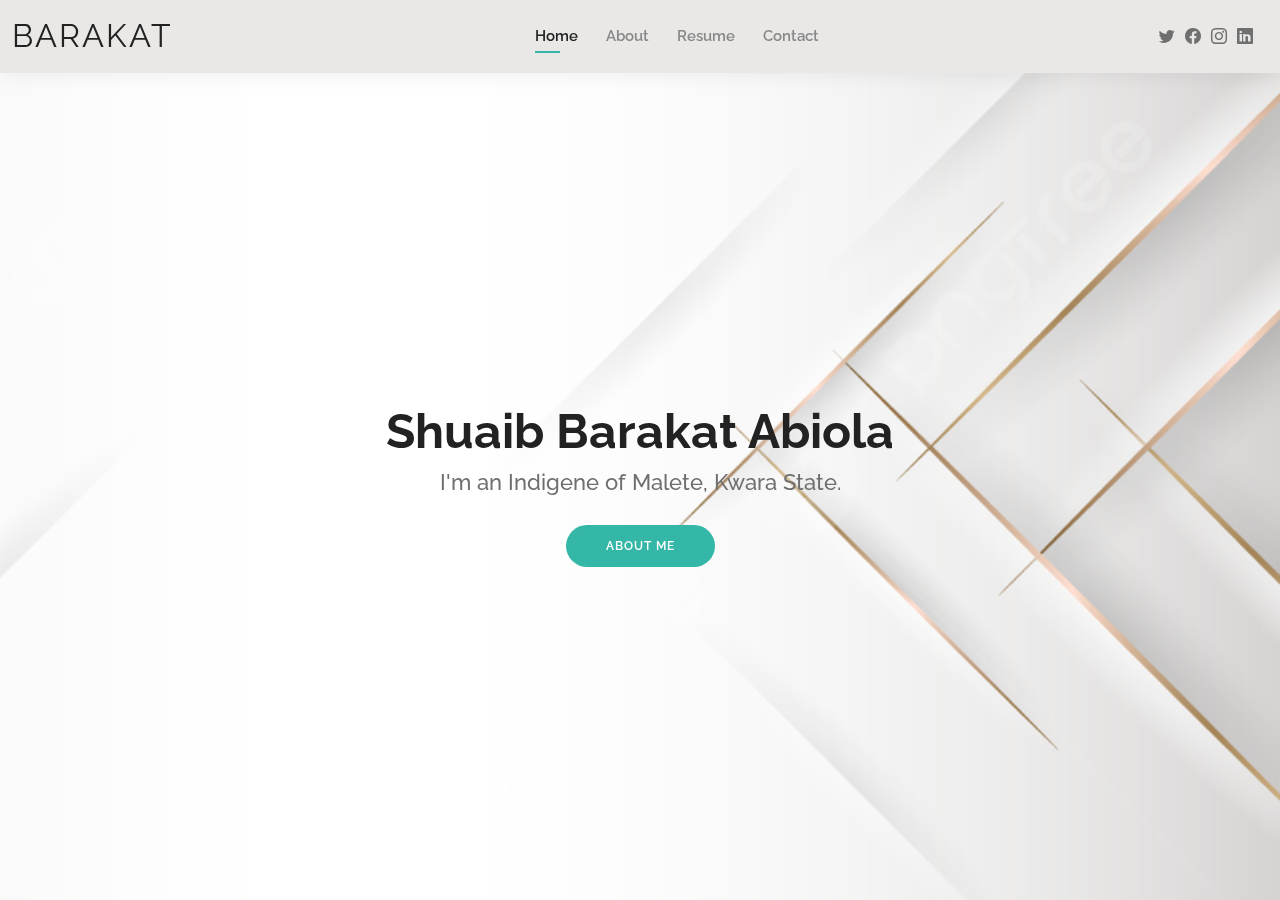
<file: index.html>
<!DOCTYPE html>
<html lang="en">

<head>
  <meta charset="utf-8">
  <meta content="width=device-width, initial-scale=1.0" name="viewport">

  <title>Shuaib Barakat </title>
  <meta content="" name="description">
  <meta content="" name="keywords">

  <!-- Favicons -->
  <link href="assets/img/favicon.png" rel="icon">
  <link href="assets/img/apple-touch-icon.png" rel="apple-touch-icon">

  <!-- Google Fonts -->
  <link href="https://fonts.googleapis.com/css?family=Open+Sans:300,300i,400,400i,600,600i,700,700i|Raleway:300,300i,400,400i,500,500i,600,600i,700,700i|Poppins:300,300i,400,400i,500,500i,600,600i,700,700i" rel="stylesheet">

  <!-- Vendor CSS Files -->
  <link href="assets/vendor/aos/aos.css" rel="stylesheet">
  <link href="assets/vendor/bootstrap/css/bootstrap.min.css" rel="stylesheet">
  <link href="assets/vendor/bootstrap-icons/bootstrap-icons.css" rel="stylesheet">
  <link href="assets/vendor/boxicons/css/boxicons.min.css" rel="stylesheet">
  <link href="assets/vendor/glightbox/css/glightbox.min.css" rel="stylesheet">
  <link href="assets/vendor/swiper/swiper-bundle.min.css" rel="stylesheet">

  <!-- Template Main CSS File -->
  <link href="assets/css/style.css" rel="stylesheet">
</head>

<body>

  <!-- ======= Header ======= -->
  <header id="header" class="fixed-top">
    <div class="container-fluid d-flex justify-content-between align-items-center">

      <h1 class="logo me-auto me-lg-0"><a href="index.html">Barakat</a></h1>
      <!-- Uncomment below if you prefer to use an image logo -->
      <!-- <a href="index.html" class="logo"><img src="assets/img/logo.png" alt="" class="img-fluid"></a>-->

      <nav id="navbar" class="navbar order-last order-lg-0">
        <ul>
          <li><a class="active" href="index.html">Home</a></li>
          <li><a href="about.html">About</a></li>
          <li><a href="resume.html">Resume</a></li>
          <!-- <li><a href="services.html">Services</a></li>
          <li><a href="portfolio.html">Portfolio</a></li> -->
          <li><a href="contact.html">Contact</a></li>
        </ul>
        <i class="bi bi-list mobile-nav-toggle"></i>
      </nav><!-- .navbar -->

      <div class="header-social-links">
        <a href="#" class="twitter"><i class="bi bi-twitter"></i></a>
        <a href="#" class="facebook"><i class="bi bi-facebook"></i></a>
        <a href="#" class="instagram"><i class="bi bi-instagram"></i></a>
        <a href="#" class="linkedin"><i class="bi bi-linkedin"></i></i></a>
      </div>

    </div>

  </header><!-- End Header -->

  <!-- ======= Hero Section ======= -->
  <section id="hero" class="d-flex align-items-center">
    <div class="container d-flex flex-column align-items-center" data-aos="zoom-in" data-aos-delay="100">
      <h1>Shuaib Barakat Abiola</h1>
      <h2>I'm an Indigene of Malete, Kwara State.</h2>
      <a href="about.html" class="btn-about">About Me</a>
    </div>
  </section><!-- End Hero -->



  <div id="preloader"></div>
  <a href="#" class="back-to-top d-flex align-items-center justify-content-center"><i class="bi bi-arrow-up-short"></i></a>

  <!-- Vendor JS Files -->
  <script src="assets/vendor/purecounter/purecounter_vanilla.js"></script>
  <script src="assets/vendor/aos/aos.js"></script>
  <script src="assets/vendor/bootstrap/js/bootstrap.bundle.min.js"></script>
  <script src="assets/vendor/glightbox/js/glightbox.min.js"></script>
  <script src="assets/vendor/isotope-layout/isotope.pkgd.min.js"></script>
  <script src="assets/vendor/swiper/swiper-bundle.min.js"></script>
  <script src="assets/vendor/waypoints/noframework.waypoints.js"></script>
  <script src="assets/vendor/php-email-form/validate.js"></script>

  <!-- Template Main JS File -->
  <script src="assets/js/main.js"></script>

</body>

</html>
</file>
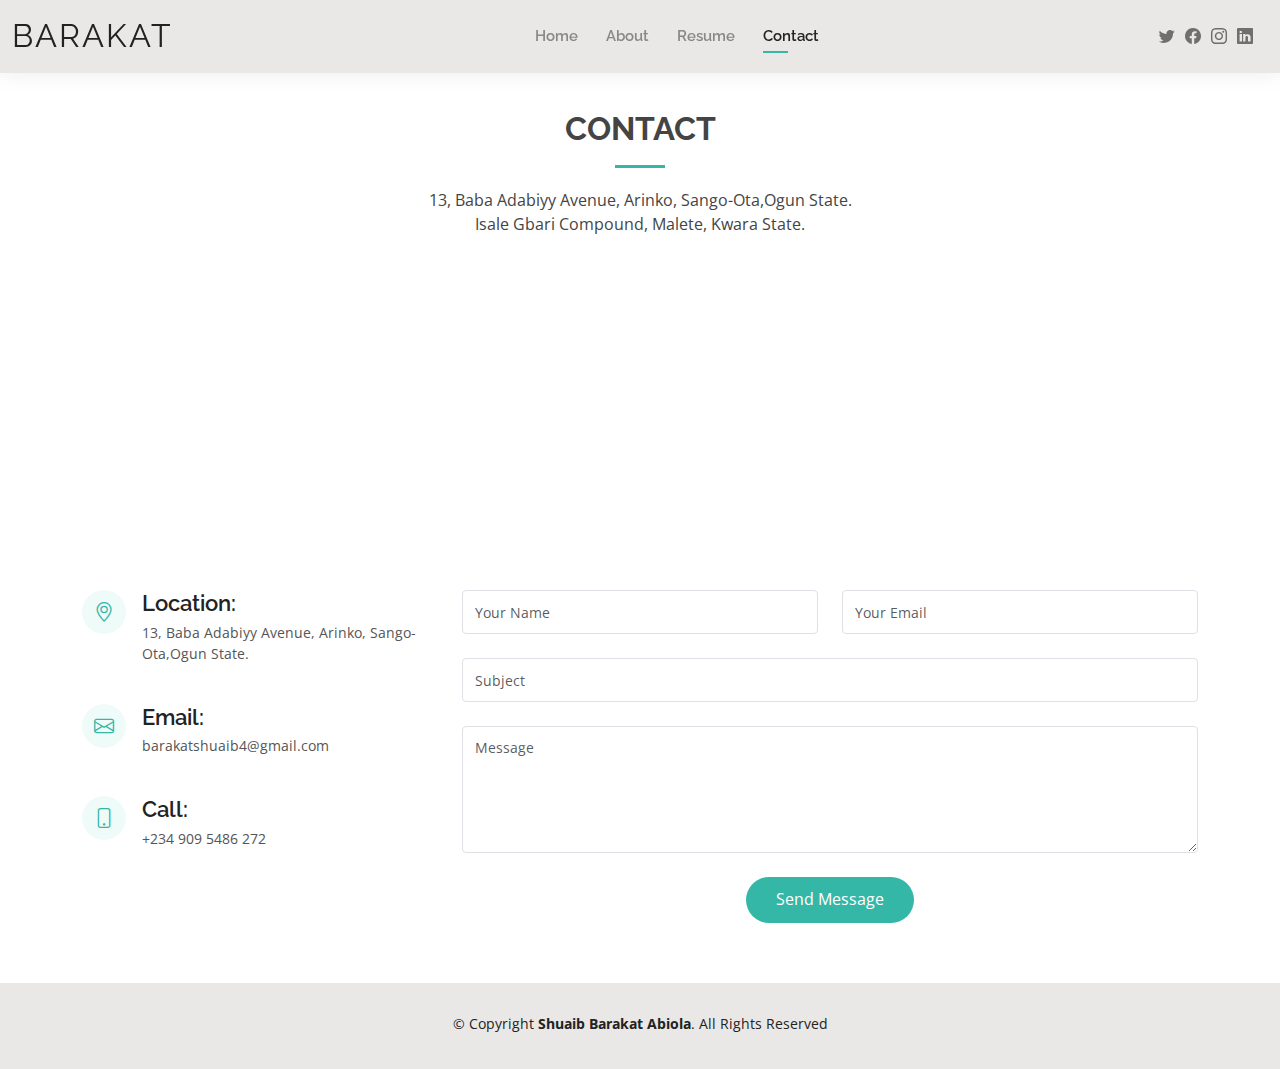
<file: contact.html>
<!DOCTYPE html>
<html lang="en">

<head>
  <meta charset="utf-8">
  <meta content="width=device-width, initial-scale=1.0" name="viewport">

  <title>Contact - Barakat Bootstrap Template</title>
  <meta content="" name="description">
  <meta content="" name="keywords">

  <!-- Favicons -->
  <link href="assets/img/favicon.png" rel="icon">
  <link href="assets/img/apple-touch-icon.png" rel="apple-touch-icon">

  <!-- Google Fonts -->
  <link href="https://fonts.googleapis.com/css?family=Open+Sans:300,300i,400,400i,600,600i,700,700i|Raleway:300,300i,400,400i,500,500i,600,600i,700,700i|Poppins:300,300i,400,400i,500,500i,600,600i,700,700i" rel="stylesheet">

  <!-- Vendor CSS Files -->
  <link href="assets/vendor/aos/aos.css" rel="stylesheet">
  <link href="assets/vendor/bootstrap/css/bootstrap.min.css" rel="stylesheet">
  <link href="assets/vendor/bootstrap-icons/bootstrap-icons.css" rel="stylesheet">
  <link href="assets/vendor/boxicons/css/boxicons.min.css" rel="stylesheet">
  <link href="assets/vendor/glightbox/css/glightbox.min.css" rel="stylesheet">
  <link href="assets/vendor/swiper/swiper-bundle.min.css" rel="stylesheet">

  <!-- Template Main CSS File -->
  <link href="assets/css/style.css" rel="stylesheet">


</head>

<body>

  <!-- ======= Header ======= -->
  <header id="header" class="fixed-top">
    <div class="container-fluid d-flex justify-content-between align-items-center">

      <h1 class="logo me-auto me-lg-0"><a href="index.html">Barakat</a></h1>
      <!-- Uncomment below if you prefer to use an image logo -->
      <!-- <a href="index.html" class="logo"><img src="assets/img/logo.png" alt="" class="img-fluid"></a>-->

      <nav id="navbar" class="navbar order-last order-lg-0">
        <ul>
          <li><a href="index.html">Home</a></li>
          <li><a href="about.html">About</a></li>
          <li><a href="resume.html">Resume</a></li>
          <!-- <li><a href="services.html">Services</a></li>
          <li><a href="portfolio.html">Portfolio</a></li> -->
          <li><a class="active" href="contact.html">Contact</a></li>
        </ul>
        <i class="bi bi-list mobile-nav-toggle"></i>
      </nav><!-- .navbar -->

      <div class="header-social-links">
        <a href="#" class="twitter"><i class="bi bi-twitter"></i></a>
        <a href="#" class="facebook"><i class="bi bi-facebook"></i></a>
        <a href="#" class="instagram"><i class="bi bi-instagram"></i></a>
        <a href="#" class="linkedin"><i class="bi bi-linkedin"></i></i></a>
      </div>

    </div>

  </header><!-- End Header -->

  <main id="main">

    <!-- ======= Contact Section ======= -->
    <section id="contact" class="contact">
      <div class="container" data-aos="fade-up">

        <div class="section-title">
          <h2>Contact</h2>
          <p>13, Baba Adabiyy Avenue, Arinko, Sango-Ota,Ogun State.</p>
          <p>Isale Gbari Compound, Malete, Kwara State.</p>
        </div>

        <div>
          <!-- <iframe style="border:0; width: 100%; height: 270px;" src="https://www.google.com/maps/embed?pb=!1m14!1m8!1m3!1d12097.433213460943!2d-74.0062269!3d40.7101282!3m2!1i1024!2i768!4f13.1!3m3!1m2!1s0x0%3A0xb89d1fe6bc499443!2sDowntown+Conference+Center!5e0!3m2!1smk!2sbg!4v1539943755621" frameborder="0" allowfullscreen></iframe> -->

          <iframe width="100%" height="270" frameborder="0" scrolling="no" marginheight="0" marginwidth="0" src="https://maps.google.com/maps?width=100%25&amp;height=600&amp;hl=en&amp;q=%20Arinko,%20Sango-Ota,Ogun%20State.+(My%20Business%20Name)&amp;t=&amp;z=14&amp;ie=UTF8&amp;iwloc=B&amp;output=embed"><a href="https://www.gps.ie/">gps trackers</a></iframe>
        </div>

        <div class="row mt-5">

          <div class="col-lg-4">
            <div class="info">
              <div class="address">
                <i class="bi bi-geo-alt"></i>
                <h4>Location:</h4>
                <p>13, Baba Adabiyy Avenue, Arinko, Sango-Ota,Ogun State.</p>
              </div>

              <div class="email">
                <i class="bi bi-envelope"></i>
                <h4>Email:</h4>
                <p>barakatshuaib4@gmail.com</p>
              </div>

              <div class="phone">
                <i class="bi bi-phone"></i>
                <h4>Call:</h4>
                <p>+234 909 5486 272</p>
              </div>

            </div>

          </div>

          <div class="col-lg-8 mt-5 mt-lg-0">

            <form action="forms/contact.php" method="post" role="form" class="php-email-form">
              <div class="row">
                <div class="col-md-6 form-group">
                  <input type="text" name="name" class="form-control" id="name" placeholder="Your Name" required>
                </div>
                <div class="col-md-6 form-group mt-3 mt-md-0">
                  <input type="email" class="form-control" name="email" id="email" placeholder="Your Email" required>
                </div>
              </div>
              <div class="form-group mt-3">
                <input type="text" class="form-control" name="subject" id="subject" placeholder="Subject" required>
              </div>
              <div class="form-group mt-3">
                <textarea class="form-control" name="message" rows="5" placeholder="Message" required></textarea>
              </div>
              <div class="my-3">
                <div class="loading">Loading</div>
                <div class="error-message"></div>
                <div class="sent-message">Your message has been sent. Thank you!</div>
              </div>
              <div class="text-center"><button type="submit">Send Message</button></div>
            </form>

          </div>

        </div>

      </div>
    </section><!-- End Contact Section -->

  </main><!-- End #main -->

  <!-- ======= Footer ======= -->
  <footer id="footer">
    <div class="container">
      <div class="copyright">
        &copy; Copyright <strong><span>Shuaib Barakat Abiola</span></strong>. All Rights Reserved
      </div>
      <div class="credits">
     
      </div>
    </div>
  </footer><!-- End  Footer -->

  <div id="preloader"></div>
  <a href="#" class="back-to-top d-flex align-items-center justify-content-center"><i class="bi bi-arrow-up-short"></i></a>

  <!-- Vendor JS Files -->
  <script src="assets/vendor/purecounter/purecounter_vanilla.js"></script>
  <script src="assets/vendor/aos/aos.js"></script>
  <script src="assets/vendor/bootstrap/js/bootstrap.bundle.min.js"></script>
  <script src="assets/vendor/glightbox/js/glightbox.min.js"></script>
  <script src="assets/vendor/isotope-layout/isotope.pkgd.min.js"></script>
  <script src="assets/vendor/swiper/swiper-bundle.min.js"></script>
  <script src="assets/vendor/waypoints/noframework.waypoints.js"></script>
  <script src="assets/vendor/php-email-form/validate.js"></script>

  <!-- Template Main JS File -->
  <script src="assets/js/main.js"></script>

</body>

</html>
</file>
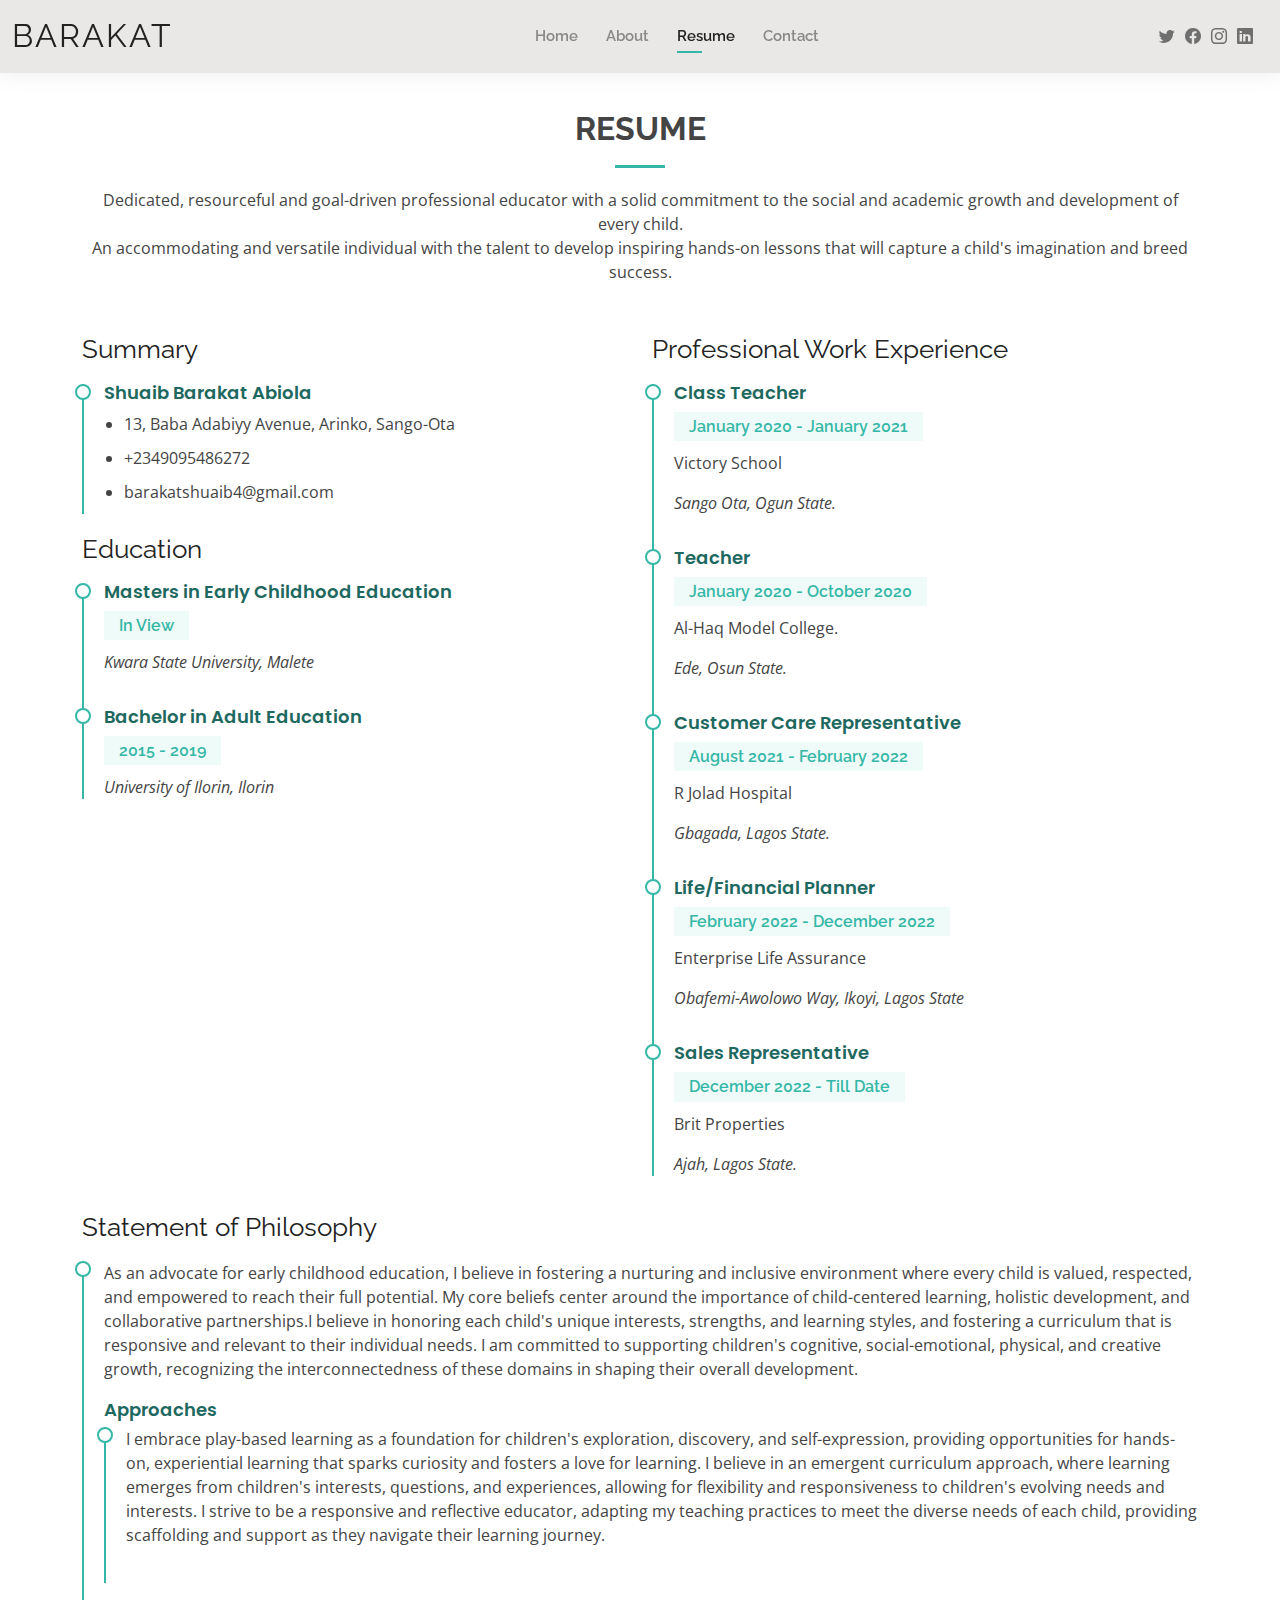
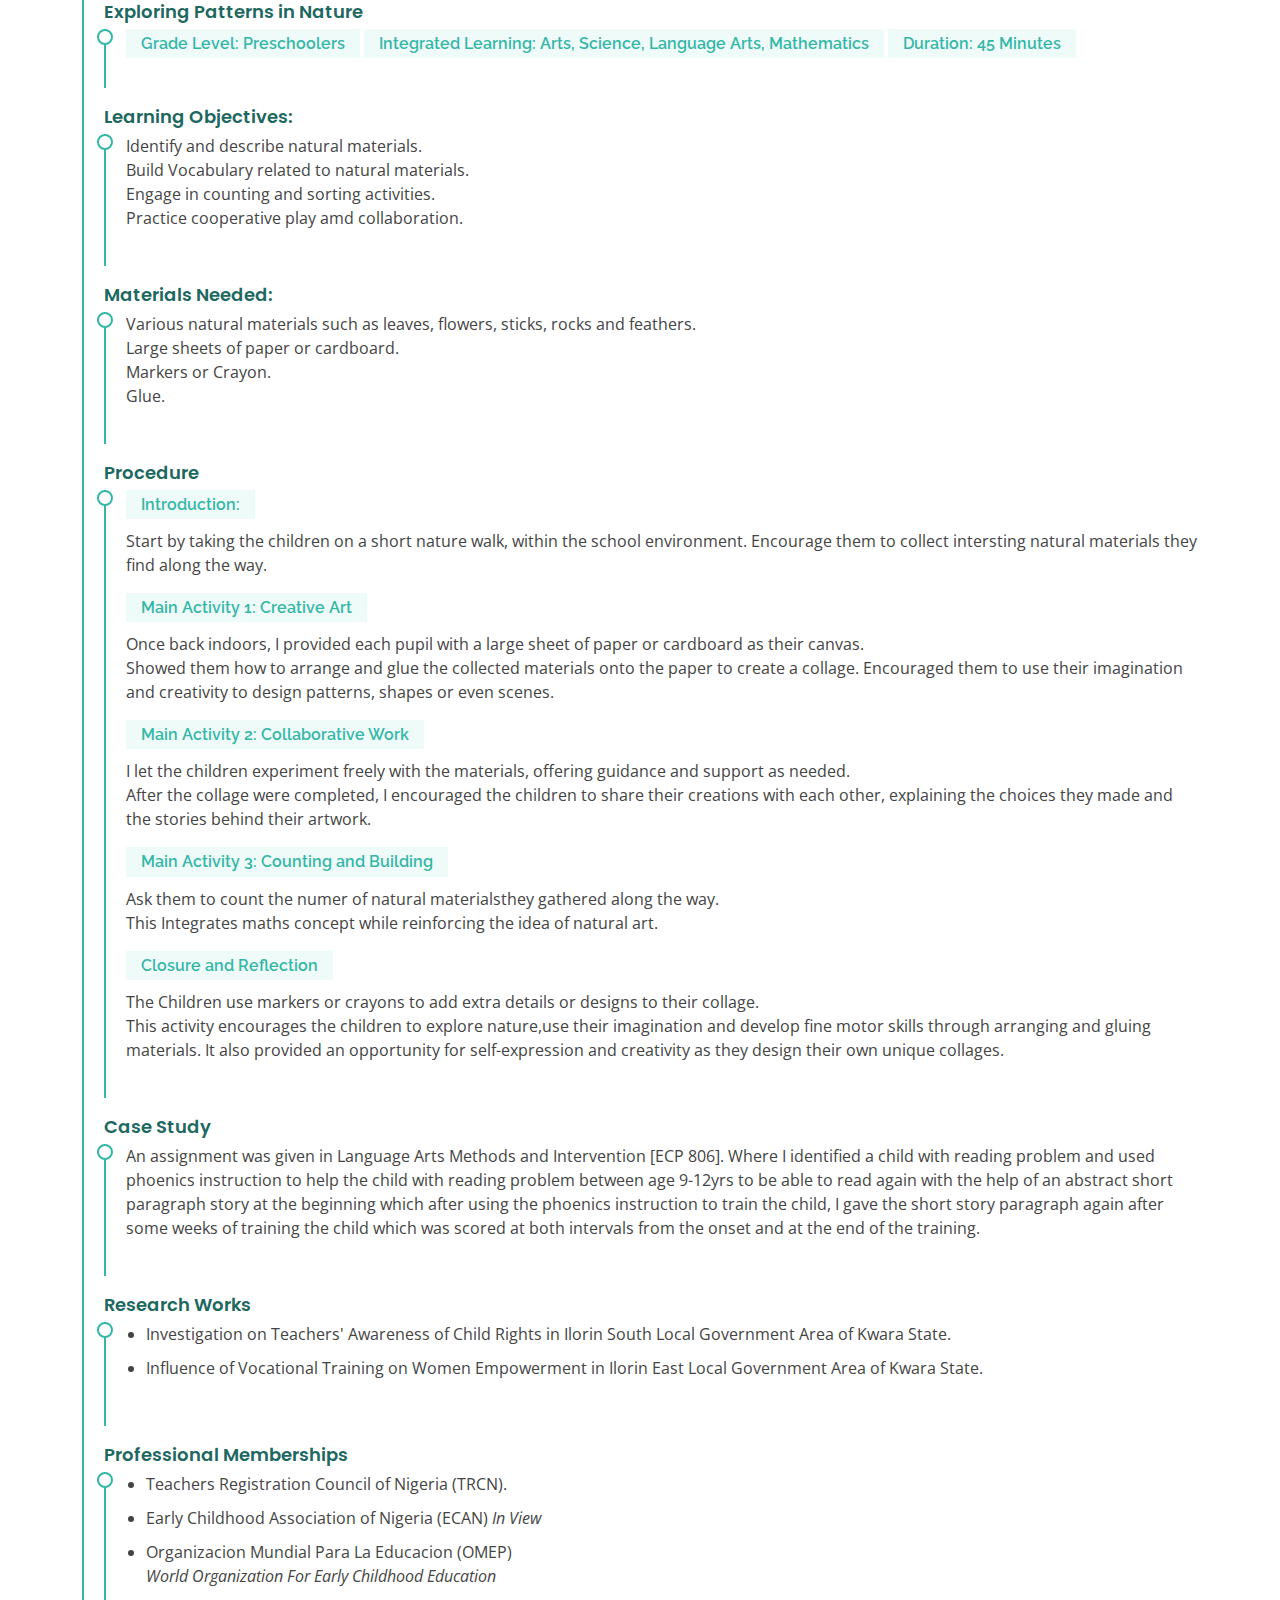
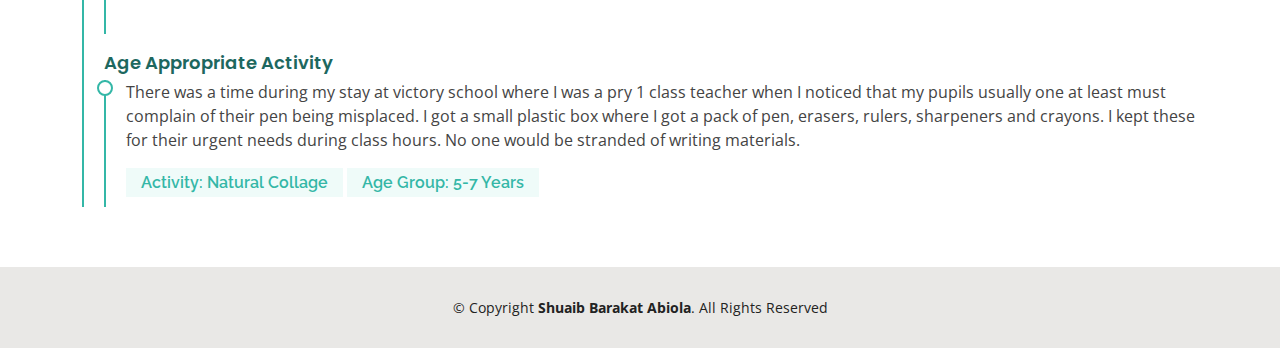
<file: resume.html>
<!DOCTYPE html>
<html lang="en">

<head>
  <meta charset="utf-8">
  <meta content="width=device-width, initial-scale=1.0" name="viewport">

  <title>Resume - Barakat Bootstrap Template</title>
  <meta content="" name="description">
  <meta content="" name="keywords">

  <!-- Favicons -->
  <link href="assets/img/favicon.png" rel="icon">
  <link href="assets/img/apple-touch-icon.png" rel="apple-touch-icon">

  <!-- Google Fonts -->
  <link href="https://fonts.googleapis.com/css?family=Open+Sans:300,300i,400,400i,600,600i,700,700i|Raleway:300,300i,400,400i,500,500i,600,600i,700,700i|Poppins:300,300i,400,400i,500,500i,600,600i,700,700i" rel="stylesheet">

  <!-- Vendor CSS Files -->
  <link href="assets/vendor/aos/aos.css" rel="stylesheet">
  <link href="assets/vendor/bootstrap/css/bootstrap.min.css" rel="stylesheet">
  <link href="assets/vendor/bootstrap-icons/bootstrap-icons.css" rel="stylesheet">
  <link href="assets/vendor/boxicons/css/boxicons.min.css" rel="stylesheet">
  <link href="assets/vendor/glightbox/css/glightbox.min.css" rel="stylesheet">
  <link href="assets/vendor/swiper/swiper-bundle.min.css" rel="stylesheet">

  <!-- Template Main CSS File -->
  <link href="assets/css/style.css" rel="stylesheet">

  <!-- =======================================================
  * Template Name: Kelly
  * Template URL: https://bootstrapmade.com/kelly-free-bootstrap-cv-resume-html-template/
  * Updated: Mar 17 2024 with Bootstrap v5.3.3
  * Author: BootstrapMade.com
  * License: https://bootstrapmade.com/license/
  ======================================================== -->
</head>

<body>

  <!-- ======= Header ======= -->
  <header id="header" class="fixed-top">
    <div class="container-fluid d-flex justify-content-between align-items-center">

      <h1 class="logo me-auto me-lg-0"><a href="index.html">BARAKAT</a></h1>
      <!-- Uncomment below if you prefer to use an image logo -->
      <!-- <a href="index.html" class="logo"><img src="assets/img/logo.png" alt="" class="img-fluid"></a>-->

      <nav id="navbar" class="navbar order-last order-lg-0">
        <ul>
          <li><a href="index.html">Home</a></li>
          <li><a href="about.html">About</a></li>
          <li><a class="active" href="resume.html">Resume</a></li>
          <!-- <li><a href="services.html">Services</a></li>
          <li><a href="portfolio.html">Portfolio</a></li> -->
          <li><a href="contact.html">Contact</a></li>
        </ul>
        <i class="bi bi-list mobile-nav-toggle"></i>
      </nav><!-- .navbar -->

      <div class="header-social-links">
        <a href="#" class="twitter"><i class="bi bi-twitter"></i></a>
        <a href="#" class="facebook"><i class="bi bi-facebook"></i></a>
        <a href="#" class="instagram"><i class="bi bi-instagram"></i></a>
        <a href="#" class="linkedin"><i class="bi bi-linkedin"></i></i></a>
      </div>

    </div>

  </header><!-- End Header -->

  <main id="main">

    <!-- ======= Resume Section ======= -->
    <section id="resume" class="resume">
      <div class="container" data-aos="fade-up">

        <div class="section-title">
          <h2>Resume</h2>
          <p>Dedicated, resourceful and goal-driven professional educator with a solid commitment to the social and academic growth and development of every child.</p>
          <p>An accommodating and versatile individual with the talent to develop inspiring hands-on lessons that will capture a child's imagination and breed success.</p>
        </div>

        <div class="row">
          <div class="col-lg-6">
            <h3 class="resume-title">Summary</h3>
            <div class="resume-item pb-0">
              <h4>Shuaib Barakat Abiola</h4>
              <ul>
                <li>13, Baba Adabiyy Avenue, Arinko, Sango-Ota</li>
                <li>+2349095486272</li>
                <li>barakatshuaib4@gmail.com</li>
              </ul>
              </p>
            </div>

            <h3 class="resume-title">Education</h3>
            <div class="resume-item">
              <h4>Masters in Early Childhood Education</h4>
              <h5>In View</h5>
              <p><em>Kwara State University, Malete</em></p>
              </div>
            <div class="resume-item">
              <h4>Bachelor in Adult Education</h4>
              <h5>2015 - 2019</h5>
              <p><em>University of Ilorin, Ilorin</em></p>
            </div>
          </div>


          <div class="col-lg-6">
            <h3 class="resume-title">Professional Work Experience</h3>
            <div class="resume-item">
              <h4>Class Teacher</h4>
              <h5> January 2020 - January 2021</h5>
              <p>Victory School</p>
              <p><i>Sango Ota, Ogun State.</i></p>
            </div>

            <div class="resume-item">
              <h4>Teacher</h4>
              <h5> January 2020 - October 2020</h5>
              <p>Al-Haq Model College.</p>
              <p><em>Ede, Osun State.</em></p>
            </div>

            <div class="resume-item">
              <h4>Customer Care Representative</h4>
              <h5> August 2021 - February 2022</h5>
              <p>R Jolad Hospital</p>
              <p><em>Gbagada, Lagos State.</em></p>
            </div>

            <div class="resume-item">
              <h4>Life/Financial Planner</h4>
              <h5>February 2022 - December 2022</h5>
              <p>Enterprise Life Assurance</p>
              <p><em>Obafemi-Awolowo Way, Ikoyi, Lagos State</em></p>
            </div>
            
            <div class="resume-item">
              <h4>Sales Representative</h4>
              <h5> December 2022 - Till Date</h5>
              <p>Brit Properties</p>
              <p><em>Ajah, Lagos State.</em></p>
            </div>

            
          </div>
        </div>

        <!-- <h3 class="resume-title">Achievements</h3>
            <div class="resume-item">
              <p>Implemented innovative learning activities to promote social-emotional development, received commendations for maintaining a nurturing and stimulating learning environment.</p>
      </div> -->

      <h4 class="resume-title">Statement of Philosophy</h4>
      <div class="resume-item">
        <p>As an advocate for early childhood education, I believe in fostering a nurturing and inclusive environment where every child is valued, respected, and empowered to reach their full potential. My core beliefs center around the importance of child-centered learning, holistic development, and collaborative partnerships.I believe in honoring each child's unique interests, strengths, and learning styles, and fostering a curriculum that is responsive and relevant to their individual needs. I am committed to supporting children's cognitive, social-emotional, physical, and creative growth, recognizing the interconnectedness of these domains in shaping their overall development.
          
      <h4 class="resume-title">Approaches</h4>
      <div class="resume-item">
        <p>I embrace play-based learning as a foundation for children's exploration, discovery, and self-expression, providing opportunities for hands-on, experiential learning that sparks curiosity and fosters a love for learning. 
          I believe in an emergent curriculum approach, where learning emerges from children's interests, questions, and experiences, allowing for flexibility and responsiveness to children's evolving needs and interests.
          I strive to be a responsive and reflective educator, adapting my teaching practices to meet the diverse needs of each child, providing scaffolding and support as they navigate their learning journey.</p>
      </div>  

          <!-- As an educator in early childhood education, my philosophy is grounded in the belief that every child is a unique individual with boundless potential and deserves to be nurtured and supported in their learning journey. I am committed to creating a warm, inclusive, and stimulating environment where children feel safe, valued, and empowered to explore, discover, and grow. 
          </p>
    </div> -->

      <!-- <h4 class="resume-title">Core Beliefs</h4>
      <div class="resume-item">
        <p>  
          I value collaborative partnerships with families, colleagues, and the community, understanding that by working together, we can create a supportive and enriching educational experience for all children. </p>
      </div> -->

      

      <h4 class="resume-title">Exploring Patterns in Nature</h4>
      <div class="resume-item">
        <h5>Grade Level: Preschoolers</h5>
        <h5>Integrated Learning: Arts, Science, Language Arts, Mathematics</h5>
        <h5>Duration: 45 Minutes</h5>
      </div>

      <h4 class="resume-title">Learning Objectives:</h4>
      <div class="resume-item">
        <p>Identify and describe natural materials. <br>
          Build Vocabulary related to natural materials. <br>
          Engage in counting and sorting activities. <br>
          Practice cooperative play amd collaboration.
        </p>
      </div>
      <h4 class="resume-title">Materials Needed:</h4>
      <div class="resume-item">
        <p>Various natural materials such as leaves, flowers, sticks, rocks and feathers. <br>
          Large sheets of paper or cardboard. <br>
          Markers or Crayon. <br>
          Glue. <br>
          </p>
      </div>
      <h4 class="resume-title">Procedure</h4>
      <div class="resume-item">
        <h5>Introduction:</h5>
        <p>Start by taking the children on a short nature walk, within the school environment. Encourage them to collect intersting natural materials they find along the way.
          </p>
          <h5>Main Activity 1: Creative Art</h5>
          <p>Once back indoors, I provided each pupil with a large sheet of paper or cardboard as their canvas. <br>Showed them how to arrange and glue the collected materials onto the paper to create a collage. Encouraged them to use their imagination and creativity to design patterns, shapes or even scenes.
            </p>
            <h5>Main Activity 2: Collaborative Work</h5>
            <p>I let the children experiment freely with the materials, offering guidance and support as needed. <br>After the collage were completed, I encouraged the children to share their creations with each other, explaining the choices they made and the stories behind their artwork.  
            </p>
            <h5>Main Activity 3: Counting and Building</h5>
            <p>Ask them to count the numer of natural materialsthey gathered along the way. <br>This Integrates maths concept while reinforcing the idea of natural art.  
            </p>
            <h5>Closure and Reflection</h5>
            <p>The Children use markers or crayons to add extra details or designs to their collage. <br>This activity encourages the children to explore nature,use their imagination and develop fine motor skills through arranging and gluing materials. It also provided an opportunity for self-expression and creativity as they design their own unique collages.
              </p>
      </div>

      <h4 class="resume-title">Case Study</h4>
      <div  class="resume-item">
        <p>An assignment was given in Language Arts Methods and Intervention [ECP 806]. Where I identified a child with reading problem and used phoenics instruction to help the child with reading problem between age 9-12yrs to be able to read again with the help of an abstract short paragraph story at the beginning which after using the phoenics instruction to train the child, I gave the short story paragraph again after some weeks of training the child which was scored at both intervals from the onset and at the end of the training.
        </p>
      </div>

      <h4 class="resume-title">Research Works</h4>
      <div class="resume-item">
        <ul>
          <li>Investigation on Teachers' Awareness of Child Rights in Ilorin South Local Government Area of Kwara State.</li>
          <li>Influence of Vocational Training on Women Empowerment in Ilorin East Local Government Area of Kwara State.</li>
        </ul>
      </div>

      <h4 class="resume-title">Professional Memberships</h4>
      <div class="resume-item">
        <ul>
          <li>Teachers Registration Council of Nigeria (TRCN).</li>
          <li>Early Childhood Association of Nigeria (ECAN) <em>In View</em></li>
          <li>Organizacion Mundial Para La Educacion (OMEP) <br><em>World Organization For Early Childhood Education</em></li>
        </ul>
      </div>
      

      <h4 class="resume-title">Age Appropriate Activity</h4>
      <div class="resume-item">
        <p>There was a time during my stay at victory school where I was a pry 1 class teacher when I noticed that my pupils usually one at least must complain of their pen being misplaced. I got a small plastic box where I got a pack of pen, erasers, rulers, sharpeners and crayons. I kept these for their urgent needs during class hours. No one would be stranded of writing materials.
        </p>
        <h5>Activity: Natural Collage</h5>
        <h5>Age Group: 5-7 Years</h5>
      </div>

    </section>
    <!-- End Resume Section - -->

  </main><!-- End #main -->

  <!-- ======= Footer ======= -->
  <footer id="footer">
    <div class="container">
      <div class="copyright">
        &copy; Copyright <strong><span>Shuaib Barakat Abiola</span></strong>. All Rights Reserved
      </div>
      
    </div>
  </footer><!-- End  Footer -->

  <div id="preloader"></div>
  <a href="#" class="back-to-top d-flex align-items-center justify-content-center"><i class="bi bi-arrow-up-short"></i></a>

  <!-- Vendor JS Files -->
  <script src="assets/vendor/purecounter/purecounter_vanilla.js"></script>
  <script src="assets/vendor/aos/aos.js"></script>
  <script src="assets/vendor/bootstrap/js/bootstrap.bundle.min.js"></script>
  <script src="assets/vendor/glightbox/js/glightbox.min.js"></script>
  <script src="assets/vendor/isotope-layout/isotope.pkgd.min.js"></script>
  <script src="assets/vendor/swiper/swiper-bundle.min.js"></script>
  <script src="assets/vendor/waypoints/noframework.waypoints.js"></script>
  <script src="assets/vendor/php-email-form/validate.js"></script>

  <!-- Template Main JS File -->
  <script src="assets/js/main.js"></script>

</body>

</html>
</file>
<file: assets/css/style.css>
/**
* Template Name: Kelly
* Template URL: https://bootstrapmade.com/kelly-free-bootstrap-cv-resume-html-template/
* Updated: Mar 17 2024 with Bootstrap v5.3.3
* Author: BootstrapMade.com
* License: https://bootstrapmade.com/license/
*/

/*--------------------------------------------------------------
# General
--------------------------------------------------------------*/
body {
  font-family: "Open Sans", sans-serif;
  color: #444444;
}

a {
  color: #34b7a7;
  text-decoration: none;
}

a:hover {
  color: #51cdbe;
  text-decoration: none;
}

h1,
h2,
h3,
h4,
h5,
h6 {
  font-family: "Raleway", sans-serif;
}

#main {
  margin-top: 50px;
}

@media (max-width: 992px) {
  #main {
    margin-top: 30px;
  }
}

/*--------------------------------------------------------------
# Preloader
--------------------------------------------------------------*/
#preloader {
  position: fixed;
  top: 0;
  left: 0;
  right: 0;
  bottom: 0;
  z-index: 9999;
  overflow: hidden;
  background: #fff;
}

#preloader:before {
  content: "";
  position: fixed;
  top: calc(50% - 30px);
  left: calc(50% - 30px);
  border: 6px solid #34b7a7;
  border-top-color: #dcf5f2;
  border-radius: 50%;
  width: 60px;
  height: 60px;
  animation: animate-preloader 1s linear infinite;
}

@keyframes animate-preloader {
  0% {
    transform: rotate(0deg);
  }

  100% {
    transform: rotate(360deg);
  }
}

/*--------------------------------------------------------------
# Back to top button
--------------------------------------------------------------*/
.back-to-top {
  position: fixed;
  visibility: hidden;
  opacity: 0;
  right: 15px;
  bottom: 15px;
  z-index: 996;
  background: #34b7a7;
  width: 40px;
  height: 40px;
  border-radius: 50px;
  transition: all 0.4s;
}

.back-to-top i {
  font-size: 24px;
  color: #fff;
  line-height: 0;
}

.back-to-top:hover {
  background: #49cbbb;
  color: #fff;
}

.back-to-top.active {
  visibility: visible;
  opacity: 1;
}

/*--------------------------------------------------------------
# Header
--------------------------------------------------------------*/
#header {
  background: #e9e8e6;
  box-shadow: 0px 0px 25px 0 rgba(0, 0, 0, 0.08);
  z-index: 997;
  padding: 15px 0;
}

#header .logo {
  font-size: 32px;
  margin: 0;
  padding: 0;
  line-height: 1;
  font-weight: 400;
  letter-spacing: 2px;
  text-transform: uppercase;
}

#header .logo a {
  color: #222222;
}

#header .logo img {
  max-height: 40px;
}

@media (max-width: 992px) {
  #header .logo {
    font-size: 28px;
  }
}

/*--------------------------------------------------------------
# Header Social Links
--------------------------------------------------------------*/
.header-social-links {
  padding-right: 15px;
}

.header-social-links a {
  color: #6f6f6f;
  padding-left: 6px;
  display: inline-block;
  line-height: 0px;
  transition: 0.3s;
  font-size: 16px;
}

.header-social-links a:hover {
  color: #34b7a7;
}

/*--------------------------------------------------------------
# Navigation Menu
--------------------------------------------------------------*/
/**
* Desktop Navigation 
*/
.navbar {
  padding: 0;
}

.navbar ul {
  margin: 0;
  padding: 0;
  display: flex;
  list-style: none;
  align-items: center;
}

.navbar li {
  position: relative;
  padding: 10px 0 10px 28px;
}

.navbar a,
.navbar a:focus {
  display: flex;
  align-items: center;
  justify-content: space-between;
  font-family: "Raleway", sans-serif;
  font-size: 15px;
  font-weight: 600;
  color: #888888;
  white-space: nowrap;
  transition: 0.3s;
  position: relative;
}

.navbar a i,
.navbar a:focus i {
  font-size: 12px;
  line-height: 0;
  margin-left: 5px;
}

.navbar>ul>li>a:before {
  content: "";
  position: absolute;
  width: 0;
  height: 2px;
  bottom: -5px;
  left: 0;
  background-color: #34b7a7;
  visibility: hidden;
  width: 0px;
  transition: all 0.3s ease-in-out 0s;
}

.navbar a:hover:before,
.navbar li:hover>a:before,
.navbar .active:before {
  visibility: visible;
  width: 25px;
}

.navbar a:hover,
.navbar .active,
.navbar .active:focus,
.navbar li:hover>a {
  color: #222222;
}

.navbar .dropdown ul {
  display: block;
  position: absolute;
  left: 14px;
  top: calc(100% + 30px);
  margin: 0;
  padding: 10px 0;
  z-index: 99;
  opacity: 0;
  visibility: hidden;
  background: #fff;
  box-shadow: 0px 0px 30px rgba(127, 137, 161, 0.25);
  transition: 0.3s;
  border-radius: 4px;
}

.navbar .dropdown ul li {
  min-width: 200px;
  padding: 0;
}

.navbar .dropdown ul a {
  padding: 10px 20px;
  font-size: 15px;
  text-transform: none;
  font-weight: 600;
}

.navbar .dropdown ul a i {
  font-size: 12px;
}

.navbar .dropdown ul a:hover,
.navbar .dropdown ul .active:hover,
.navbar .dropdown ul li:hover>a {
  color: #34b7a7;
}

.navbar .dropdown:hover>ul {
  opacity: 1;
  top: 100%;
  visibility: visible;
}

.navbar .dropdown .dropdown ul {
  top: 0;
  left: calc(100% - 30px);
  visibility: hidden;
}

.navbar .dropdown .dropdown:hover>ul {
  opacity: 1;
  top: 0;
  left: 100%;
  visibility: visible;
}

@media (max-width: 1366px) {
  .navbar .dropdown .dropdown ul {
    left: -90%;
  }

  .navbar .dropdown .dropdown:hover>ul {
    left: -100%;
  }
}

/**
* Mobile Navigation 
*/
.mobile-nav-toggle {
  color: #222222;
  font-size: 28px;
  cursor: pointer;
  display: none;
  line-height: 0;
  transition: 0.5s;
}

.mobile-nav-toggle.bi-x {
  color: #fff;
}

@media (max-width: 991px) {
  .mobile-nav-toggle {
    display: block;
  }

  .navbar ul {
    display: none;
  }
}

.navbar-mobile {
  position: fixed;
  overflow: hidden;
  top: 0;
  right: 0;
  left: 0;
  bottom: 0;
  background: rgba(9, 9, 9, 0.9);
  transition: 0.3s;
  z-index: 999;
}

.navbar-mobile .mobile-nav-toggle {
  position: absolute;
  top: 15px;
  right: 15px;
}

.navbar-mobile ul {
  display: block;
  position: absolute;
  top: 55px;
  right: 15px;
  bottom: 15px;
  left: 15px;
  padding: 10px 0;
  border-radius: 10px;
  background-color: #fff;
  overflow-y: auto;
  transition: 0.3s;
}

.navbar-mobile a,
.navbar-mobile a:focus {
  font-size: 15px;
  padding-right: 15px;
  color: #222222;
}

.navbar-mobile a:hover,
.navbar-mobile .active,
.navbar-mobile li:hover>a {
  color: #34b7a7;
}

.navbar-mobile .getstarted,
.navbar-mobile .getstarted:focus {
  margin: 15px;
}

.navbar-mobile .dropdown ul {
  position: static;
  display: none;
  margin: 10px 20px;
  padding: 10px 0;
  z-index: 99;
  opacity: 1;
  visibility: visible;
  background: #fff;
  box-shadow: 0px 0px 30px rgba(127, 137, 161, 0.25);
}

.navbar-mobile .dropdown ul li {
  min-width: 200px;
}

.navbar-mobile .dropdown ul a {
  padding: 10px 20px;
}

.navbar-mobile .dropdown ul a i {
  font-size: 12px;
}

.navbar-mobile .dropdown ul a:hover,
.navbar-mobile .dropdown ul .active:hover,
.navbar-mobile .dropdown ul li:hover>a {
  color: #34b7a7;
}

.navbar-mobile .dropdown>.dropdown-active {
  display: block;
}

/*--------------------------------------------------------------
# Hero Section
--------------------------------------------------------------*/
#hero {
  width: 100%;
  height: 100vh;
  background: url("../img/kelly.jpg") top right;
  background-size: cover;
}

#hero .container {
  padding-top: 70px;
  position: relative;
}

@media (max-width: 992px) {
  #hero .container {
    padding-top: 58px;
  }
}

#hero h1 {
  margin: 0;
  font-size: 48px;
  font-weight: 700;
  line-height: 56px;
  color: #222222;
}

#hero h2 {
  color: #6f6f6f;
  margin: 10px 0 0 0;
  font-size: 22px;
}

#hero .btn-about {
  font-family: "Raleway", sans-serif;
  text-transform: uppercase;
  font-weight: 600;
  font-size: 12px;
  letter-spacing: 1px;
  display: inline-block;
  padding: 12px 40px;
  border-radius: 50px;
  transition: 0.5s;
  margin-top: 30px;
  color: #fff;
  background: #34b7a7;
}

#hero .btn-about:hover {
  background: #3dc8b7;
}

@media (min-width: 1024px) {
  #hero {
    background-attachment: fixed;
  }
}

@media (max-width: 992px) {
  #hero:before {
    content: "";
    background: rgba(255, 255, 255, 0.8);
    position: absolute;
    bottom: 0;
    top: 0;
    left: 0;
    right: 0;
  }

  #hero h1 {
    font-size: 28px;
    line-height: 36px;
  }

  #hero h2 {
    font-size: 18px;
    line-height: 24px;
  }
}

/*--------------------------------------------------------------
# Sections General
--------------------------------------------------------------*/
section {
  padding: 60px 0;
}

.section-bg {
  background-color: #e7f8f6;
}

.section-title {
  text-align: center;
  padding-bottom: 30px;
}

.section-title h2 {
  font-size: 32px;
  font-weight: bold;
  text-transform: uppercase;
  margin-bottom: 20px;
  padding-bottom: 20px;
  position: relative;
}

.section-title h2::after {
  content: "";
  position: absolute;
  display: block;
  width: 50px;
  height: 3px;
  background: #34b7a7;
  bottom: 0;
  left: calc(50% - 25px);
}

.section-title p {
  margin-bottom: 0;
}

/*--------------------------------------------------------------
# Cta
--------------------------------------------------------------*/
.cta {
  background: linear-gradient(rgba(0, 0, 0, 0.6), rgba(0, 0, 0, 0.6)), url("../img/bg-1.jpg") fixed center center;
  background-size: cover;
  padding: 80px 0;
}

.cta h3 {
  color: #fff;
  font-size: 28px;
  font-weight: 700;
}

.cta p {
  color: #fff;
}

.cta .cta-btn {
  font-family: "Raleway", sans-serif;
  text-transform: uppercase;
  font-weight: 500;
  font-size: 16px;
  letter-spacing: 1px;
  display: inline-block;
  padding: 8px 20px;
  border-radius: 2px;
  transition: 0.5s;
  margin: 10px;
  border: 2px solid #fff;
  color: #fff;
}

.cta .cta-btn:hover {
  background: #34b7a7;
  border: 2px solid #34b7a7;
}

@media (max-width: 1024px) {
  .cta {
    background-attachment: scroll;
  }
}

@media (min-width: 769px) {
  .cta .cta-btn-container {
    display: flex;
    align-items: center;
    justify-content: flex-end;
  }
}

/*--------------------------------------------------------------
# About
--------------------------------------------------------------*/
.about .content h3 {
  font-weight: 700;
  font-size: 26px;
  color: #555555;
}

.about .content ul {
  list-style: none;
  padding: 0;
}

.about .content ul li {
  padding-bottom: 10px;
}

.about .content ul i {
  font-size: 20px;
  padding-right: 2px;
  color: #34b7a7;
}

.about .content p:last-child {
  margin-bottom: 0;
}

/*--------------------------------------------------------------
# Skills
--------------------------------------------------------------*/
.skills .progress {
  height: 60px;
  display: block;
  background: none;
  border-radius: 0;
}

.skills .progress .skill {
  padding: 10px 0;
  margin: 0 0 6px 0;
  text-transform: uppercase;
  display: block;
  font-weight: 600;
  font-family: "Poppins", sans-serif;
  color: #222222;
}

.skills .progress .skill .val {
  float: right;
  font-style: normal;
}

.skills .progress-bar-wrap {
  background: #f3f3f3;
}

.skills .progress-bar {
  width: 1px;
  height: 10px;
  transition: 0.9s;
  background-color: #34b7a7;
}

/*--------------------------------------------------------------
# Facts
--------------------------------------------------------------*/
.facts .counters span {
  font-size: 48px;
  display: block;
  color: #34b7a7;
}

.facts .counters p {
  padding: 0;
  margin: 0 0 20px 0;
  font-family: "Raleway", sans-serif;
  font-size: 14px;
}

/*--------------------------------------------------------------
# Testimonials
--------------------------------------------------------------*/
.testimonials .section-header {
  margin-bottom: 40px;
}

.testimonials .testimonials-carousel,
.testimonials .testimonials-slider {
  overflow: hidden;
}

.testimonials .testimonial-item {
  text-align: center;
}

.testimonials .testimonial-item .testimonial-img {
  width: 120px;
  border-radius: 50%;
  border: 4px solid #fff;
  margin: 0 auto;
}

.testimonials .testimonial-item h3 {
  font-size: 20px;
  font-weight: bold;
  margin: 10px 0 5px 0;
  color: #111;
}

.testimonials .testimonial-item h4 {
  font-size: 14px;
  color: #999;
  margin: 0 0 15px 0;
}

.testimonials .testimonial-item .quote-icon-left,
.testimonials .testimonial-item .quote-icon-right {
  color: #c8efea;
  font-size: 26px;
}

.testimonials .testimonial-item .quote-icon-left {
  display: inline-block;
  left: -5px;
  position: relative;
}

.testimonials .testimonial-item .quote-icon-right {
  display: inline-block;
  right: -5px;
  position: relative;
  top: 10px;
}

.testimonials .testimonial-item p {
  font-style: italic;
  margin: 0 auto 15px auto;
}

@media (min-width: 992px) {
  .testimonials .testimonial-item p {
    width: 80%;
  }
}

.testimonials .swiper-pagination {
  margin-top: 20px;
  position: relative;
}

.testimonials .swiper-pagination .swiper-pagination-bullet {
  width: 12px;
  height: 12px;
  background-color: #fff;
  opacity: 1;
  border: 1px solid #34b7a7;
}

.testimonials .swiper-pagination .swiper-pagination-bullet-active {
  background-color: #34b7a7;
}

/*--------------------------------------------------------------
# Resume
--------------------------------------------------------------*/
.resume .resume-title {
  font-size: 26px;
  font-weight: 400;
  margin-top: 20px;
  margin-bottom: 20px;
  color: #222222;
}

.resume .resume-item {
  padding: 0 0 20px 20px;
  margin-top: -2px;
  border-left: 2px solid #34b7a7;
  position: relative;
}

.resume .resume-item h4 {
  line-height: 18px;
  font-size: 18px;
  font-weight: 600;
  font-family: "Poppins", sans-serif;
  color: #1d685f;
  margin-bottom: 10px;
}

.resume .resume-item h5 {
  font-size: 16px;
  background: #effbf9;
  padding: 5px 15px;
  display: inline-block;
  font-weight: 600;
  margin-bottom: 10px;
  color: #34b7a7;
}

.resume .resume-item ul {
  padding-left: 20px;
}

.resume .resume-item ul li {
  padding-bottom: 10px;
}

.resume .resume-item:last-child {
  padding-bottom: 0;
}

.resume .resume-item::before {
  content: "";
  position: absolute;
  width: 16px;
  height: 16px;
  border-radius: 50px;
  left: -9px;
  top: 0;
  background: #fff;
  border: 2px solid #34b7a7;
}

/*--------------------------------------------------------------
# Services
--------------------------------------------------------------*/
.services .icon-box {
  text-align: center;
  padding: 70px 20px 80px 20px;
  transition: all ease-in-out 0.3s;
  background: #fff;
  box-shadow: 0px 0 35px 0 rgba(0, 0, 0, 0.08);
}

.services .icon-box .icon {
  margin: 0 auto;
  width: 100px;
  height: 100px;
  display: flex;
  align-items: center;
  justify-content: center;
  transition: ease-in-out 0.3s;
  position: relative;
}

.services .icon-box .icon i {
  font-size: 36px;
  transition: 0.5s;
  position: relative;
}

.services .icon-box .icon svg {
  position: absolute;
  top: 0;
  left: 0;
}

.services .icon-box .icon svg path {
  transition: 0.5s;
  fill: #f5f5f5;
}

.services .icon-box h4 {
  font-weight: 600;
  margin: 10px 0 15px 0;
  font-size: 22px;
}

.services .icon-box h4 a {
  color: #222222;
  transition: ease-in-out 0.3s;
}

.services .icon-box p {
  line-height: 24px;
  font-size: 14px;
  margin-bottom: 0;
}

.services .iconbox-blue i {
  color: #47aeff;
}

.services .iconbox-blue:hover .icon i {
  color: #fff;
}

.services .iconbox-blue:hover .icon path {
  fill: #47aeff;
}

.services .iconbox-orange i {
  color: #ffa76e;
}

.services .iconbox-orange:hover .icon i {
  color: #fff;
}

.services .iconbox-orange:hover .icon path {
  fill: #ffa76e;
}

.services .iconbox-pink i {
  color: #e80368;
}

.services .iconbox-pink:hover .icon i {
  color: #fff;
}

.services .iconbox-pink:hover .icon path {
  fill: #e80368;
}

.services .iconbox-yellow i {
  color: #ffbb2c;
}

.services .iconbox-yellow:hover .icon i {
  color: #fff;
}

.services .iconbox-yellow:hover .icon path {
  fill: #ffbb2c;
}

.services .iconbox-red i {
  color: #ff5828;
}

.services .iconbox-red:hover .icon i {
  color: #fff;
}

.services .iconbox-red:hover .icon path {
  fill: #ff5828;
}

.services .iconbox-teal i {
  color: #11dbcf;
}

.services .iconbox-teal:hover .icon i {
  color: #fff;
}

.services .iconbox-teal:hover .icon path {
  fill: #11dbcf;
}

/*--------------------------------------------------------------
# Portfolio
--------------------------------------------------------------*/
.portfolio .portfolio-item {
  margin-bottom: 30px;
}

.portfolio #portfolio-flters {
  padding: 0;
  margin: 0 auto 20px auto;
  list-style: none;
  text-align: center;
}

.portfolio #portfolio-flters li {
  cursor: pointer;
  display: inline-block;
  padding: 8px 16px 10px 16px;
  font-size: 13px;
  font-weight: 500;
  line-height: 1;
  text-transform: uppercase;
  color: #444444;
  margin-bottom: 5px;
  transition: all 0.3s ease-in-out;
  border-radius: 50px;
}

.portfolio #portfolio-flters li:hover,
.portfolio #portfolio-flters li.filter-active {
  color: #fff;
  background: #34b7a7;
}

.portfolio #portfolio-flters li:last-child {
  margin-right: 0;
}

.portfolio .portfolio-wrap {
  transition: 0.3s;
  position: relative;
  overflow: hidden;
  z-index: 1;
  background: rgba(34, 34, 34, 0.6);
}

.portfolio .portfolio-wrap::before {
  content: "";
  background: rgba(34, 34, 34, 0.6);
  position: absolute;
  left: 0;
  right: 0;
  top: 0;
  bottom: 0;
  transition: all ease-in-out 0.3s;
  z-index: 2;
  opacity: 0;
}

.portfolio .portfolio-wrap img {
  transition: all ease-in-out 0.3s;
}

.portfolio .portfolio-wrap .portfolio-info {
  opacity: 0;
  position: absolute;
  top: 0;
  left: 0;
  right: 0;
  bottom: 0;
  z-index: 3;
  transition: all ease-in-out 0.3s;
  display: flex;
  flex-direction: column;
  justify-content: flex-end;
  align-items: flex-start;
  padding: 20px;
}

.portfolio .portfolio-wrap .portfolio-info h4 {
  font-size: 20px;
  color: #fff;
  font-weight: 600;
}

.portfolio .portfolio-wrap .portfolio-info p {
  color: rgba(255, 255, 255, 0.7);
  font-size: 14px;
  text-transform: uppercase;
  padding: 0;
  margin: 0;
  font-style: italic;
}

.portfolio .portfolio-wrap .portfolio-links {
  text-align: center;
  z-index: 4;
}

.portfolio .portfolio-wrap .portfolio-links a {
  color: #fff;
  margin: 0 5px 0 0;
  font-size: 28px;
  display: inline-block;
  transition: 0.3s;
}

.portfolio .portfolio-wrap .portfolio-links a:hover {
  color: #78d9cd;
}

.portfolio .portfolio-wrap:hover::before {
  opacity: 1;
}

.portfolio .portfolio-wrap:hover img {
  transform: scale(1.2);
}

.portfolio .portfolio-wrap:hover .portfolio-info {
  opacity: 1;
}

/*--------------------------------------------------------------
# Portfolio Details
--------------------------------------------------------------*/
.portfolio-details {
  padding-top: 0;
}

.portfolio-details .portfolio-details-slider img {
  width: 100%;
}

.portfolio-details .portfolio-details-slider .swiper-pagination {
  margin-top: 20px;
  position: relative;
}

.portfolio-details .portfolio-details-slider .swiper-pagination .swiper-pagination-bullet {
  width: 12px;
  height: 12px;
  background-color: #fff;
  opacity: 1;
  border: 1px solid #34b7a7;
}

.portfolio-details .portfolio-details-slider .swiper-pagination .swiper-pagination-bullet-active {
  background-color: #34b7a7;
}

.portfolio-details .portfolio-info {
  padding: 30px;
  box-shadow: 0px 0 30px rgba(34, 34, 34, 0.08);
}

.portfolio-details .portfolio-info h3 {
  font-size: 22px;
  font-weight: 700;
  margin-bottom: 20px;
  padding-bottom: 20px;
  border-bottom: 1px solid #eee;
}

.portfolio-details .portfolio-info ul {
  list-style: none;
  padding: 0;
  font-size: 15px;
}

.portfolio-details .portfolio-info ul li+li {
  margin-top: 10px;
}

.portfolio-details .portfolio-description {
  padding-top: 30px;
}

.portfolio-details .portfolio-description h2 {
  font-size: 26px;
  font-weight: 700;
  margin-bottom: 20px;
}

.portfolio-details .portfolio-description p {
  padding: 0;
}

/*--------------------------------------------------------------
# Contact
--------------------------------------------------------------*/
.contact .info {
  width: 100%;
  background: #fff;
}

.contact .info i {
  font-size: 20px;
  color: #34b7a7;
  float: left;
  width: 44px;
  height: 44px;
  background: #effbf9;
  display: flex;
  justify-content: center;
  align-items: center;
  border-radius: 50px;
  transition: all 0.3s ease-in-out;
}

.contact .info h4 {
  padding: 0 0 0 60px;
  font-size: 22px;
  font-weight: 600;
  margin-bottom: 5px;
  color: #222222;
}

.contact .info p {
  padding: 0 0 0 60px;
  margin-bottom: 0;
  font-size: 14px;
  color: #555555;
}

.contact .info .email,
.contact .info .phone {
  margin-top: 40px;
}

.contact .info .email:hover i,
.contact .info .address:hover i,
.contact .info .phone:hover i {
  background: #34b7a7;
  color: #fff;
}

.contact .php-email-form {
  width: 100%;
  background: #fff;
}

.contact .php-email-form .form-group {
  padding-bottom: 8px;
}

.contact .php-email-form .error-message {
  display: none;
  color: #fff;
  background: #ed3c0d;
  text-align: center;
  padding: 15px;
  font-weight: 600;
}

.contact .php-email-form .sent-message {
  display: none;
  color: #fff;
  background: #18d26e;
  text-align: center;
  padding: 15px;
  font-weight: 600;
}

.contact .php-email-form .loading {
  display: none;
  background: #fff;
  text-align: center;
  padding: 15px;
}

.contact .php-email-form .loading:before {
  content: "";
  display: inline-block;
  border-radius: 50%;
  width: 24px;
  height: 24px;
  margin: 0 10px -6px 0;
  border: 3px solid #18d26e;
  border-top-color: #eee;
  animation: animate-loading 1s linear infinite;
}

.contact .php-email-form input,
.contact .php-email-form textarea {
  border-radius: 4px;
  box-shadow: none;
  font-size: 14px;
}

.contact .php-email-form input:focus,
.contact .php-email-form textarea:focus {
  border-color: #34b7a7;
}

.contact .php-email-form input {
  height: 44px;
}

.contact .php-email-form textarea {
  padding: 10px 12px;
}

.contact .php-email-form button[type=submit] {
  background: #34b7a7;
  border: 0;
  padding: 10px 30px 12px 30px;
  color: #fff;
  transition: 0.4s;
  border-radius: 50px;
}

.contact .php-email-form button[type=submit]:hover {
  background: #3dc8b7;
}

@keyframes animate-loading {
  0% {
    transform: rotate(0deg);
  }

  100% {
    transform: rotate(360deg);
  }
}

/*--------------------------------------------------------------
# Footer
--------------------------------------------------------------*/
#footer {
  background: #e9e8e6;
  padding: 30px 0;
  color: #222222;
  font-size: 14px;
  text-align: center;
}

#footer .credits {
  padding-top: 5px;
  font-size: 13px;
}

#footer .credits a {
  color: #34b7a7;
}
</file>
